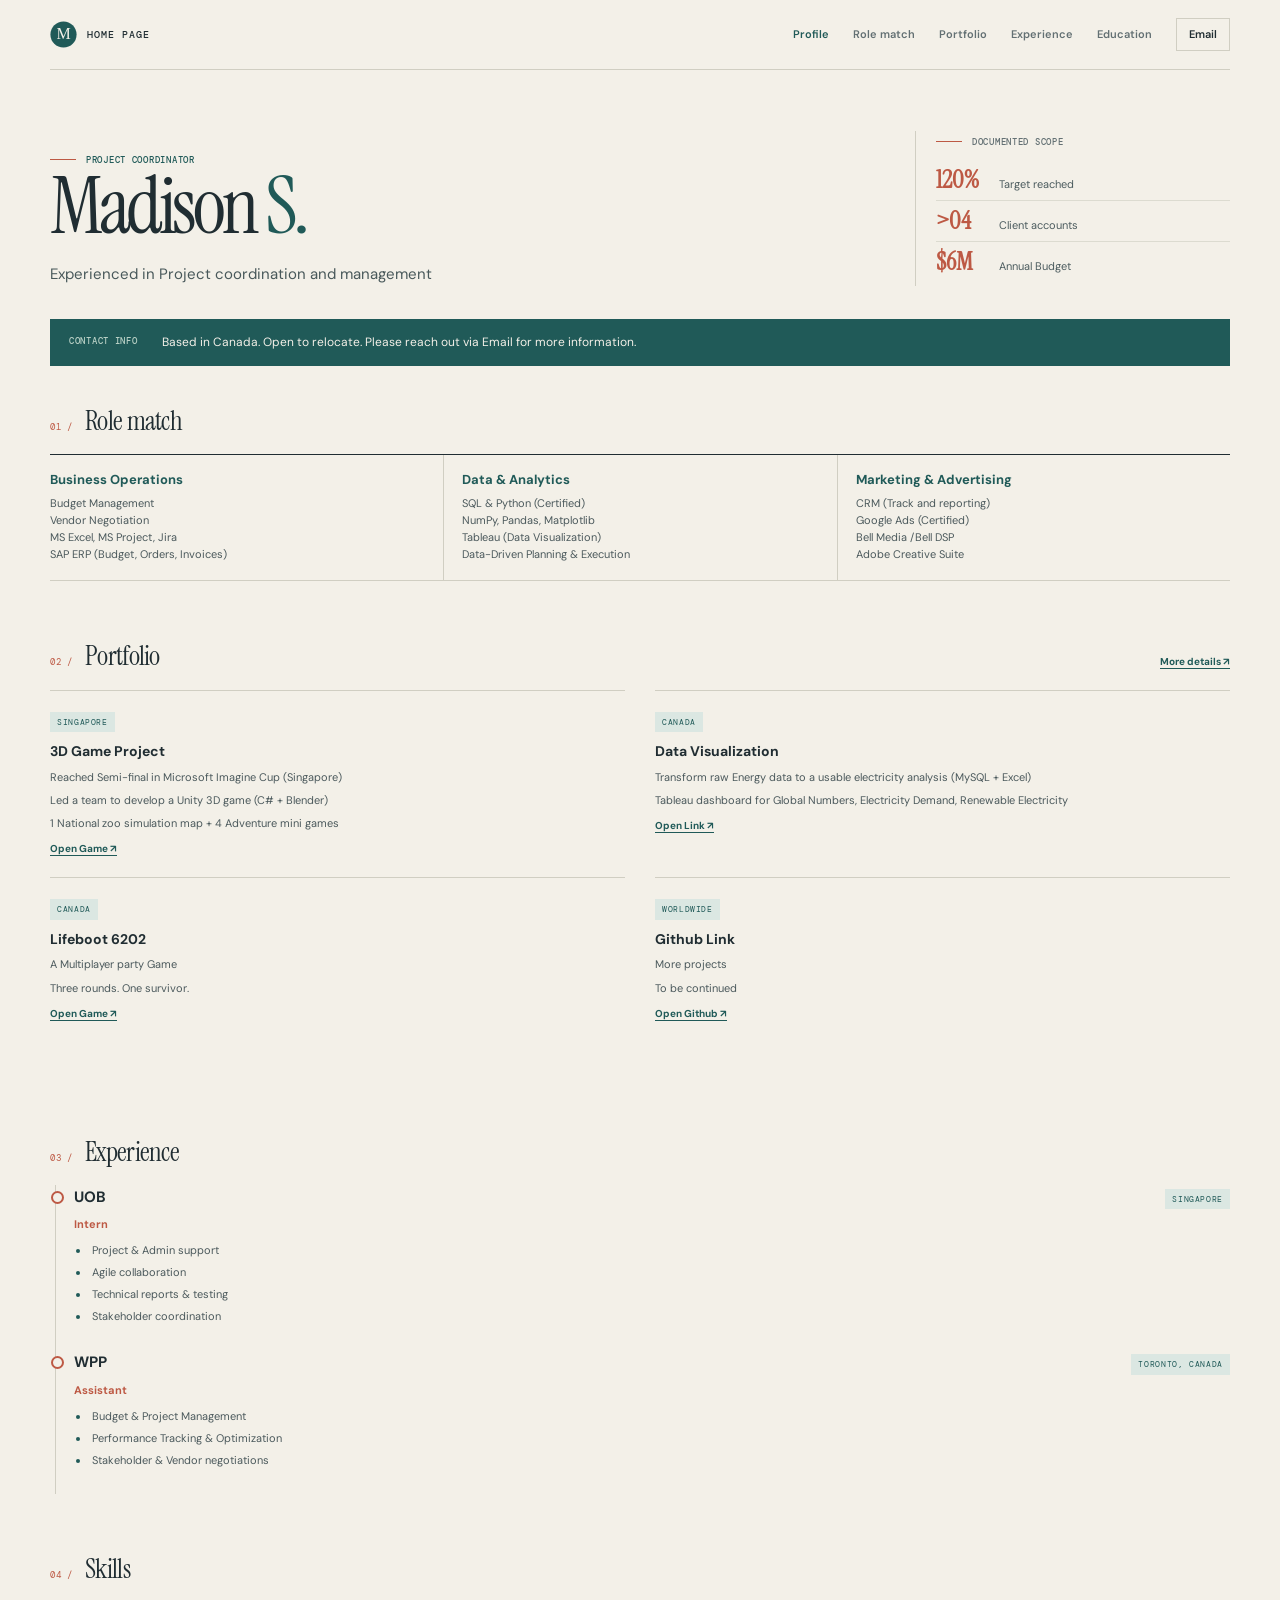
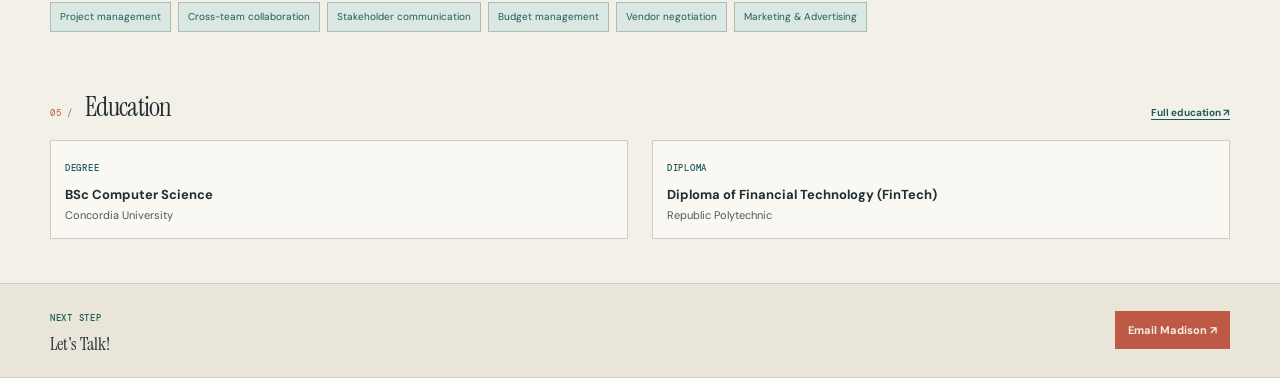
<file: index.html>
<!doctype html>
<html lang="en">
  <head>
    <meta charset="utf-8">
    <meta name="viewport" content="width=device-width, initial-scale=1">
    <meta name="description" content="Profile">
    <title>Madison S. — Project Coordinator </title>
    <link rel="icon" href="images/monogram.svg" type="image/svg+xml">
    <link rel="stylesheet" href="style.css">
    <script src="script.js" defer></script>
  </head>
  <body>
    <header class="site-header shell">
      <a class="brand" href="index.html" aria-label="Madison S. home">
        <img src="images/monogram.svg" alt="">
        <span>Home Page</span>
      </a>
      <button class="menu-toggle" type="button" aria-expanded="false" aria-controls="site-nav">Menu</button>
      <nav class="site-nav" id="site-nav" aria-label="Main navigation">
        <a href="index.html" data-page="index.html">Profile</a>
        <a href="RoleMatch.html" data-page="RoleMatch.html">Role match</a>
        <a href="Evidence.html" data-page="Evidence.html">Portfolio</a>
        <a href="Experience.html" data-page="Experience.html">Experience</a>
        <a href="Education.html" data-page="Education.html">Education</a>
        <a class="nav-email" href="mailto:madison9z@outlook.com">Email</a>
      </nav>
    </header>

    <main>
      <section class="hero shell">
        <div class="hero-copy">
          <p class="eyebrow">Project Coordinator</p>
          <h1>Madison   <span>  S.</span></h1>
          <p class="intro">Experienced in Project coordination and management</p>
        </div>
        <div class="facts" aria-label="Profile highlights">
          <p class="eyebrow">Documented scope</p>
          <div class="fact"><strong>120%</strong><span>Target reached</span></div>
          <div class="fact"><strong>>04</strong><span>Client accounts</span></div>
          <div class="fact"><strong>$6M</strong><span>Annual Budget</span></div>
        </div>
      </section>

      <section class="quick-read shell" aria-label="Quick profile">
        <span class="eyebrow">Contact Info</span>
        <p>Based in Canada. Open to relocate. Please reach out via Email for more information.</p>
      </section>

      <section class="shell section" aria-labelledby="match-title">
        <div class="section-heading">
          <span class="number">01 /</span>
          <h2 id="match-title">Role match</h2>
          <!-- <span class="section-note">Three capability areas</span> -->
          <!-- <a class="section-link" href="RoleMatch.html">More details ↗</a> -->
        </div>
        <div class="match-grid">
          <article>
            <h3>Business Operations</h3>
            <p>Budget Management <br>
                Vendor Negotiation <br>
                MS Excel, MS Project, Jira <br>
                SAP ERP (Budget, Orders, Invoices)</p>
            <!-- <a href="RoleMatch.html">See more role match ↗</a> -->
          </article>
          <article>
            <h3>Data & Analytics</h3>
            <p>
                SQL & Python (Certified) <br>
                NumPy, Pandas, Matplotlib <br>
                Tableau (Data Visualization) <br>
                Data-Driven Planning & Execution
            </p> 
            <!-- <a href="RoleMatch.html">See more role match ↗</a> -->
          </article>
          <article>
            <h3>Marketing & Advertising</h3>
            <p>
              CRM (Track and reporting) <br>
              Google Ads (Certified) <br>
              Bell Media /Bell DSP <br>
              Adobe Creative Suite <br>
            </p>
            <!-- <a href="RoleMatch.html">See more role match ↗</a> --> 
          </article>
        </div>
      </section>

      <section class="shell section evidence" aria-labelledby="evidence-title">
        <div class="section-heading">
          <span class="number">02 /</span>
          <h2 id="evidence-title">Portfolio</h2>
          
          <a class="section-link" href="Evidence.html">More details ↗</a> 
        </div>
        <div class="evidence-grid">
          <article class="evidence-card">
            <span class="tag"> Singapore</span>
            <h3>3D Game Project</h3>
            <p>Reached Semi-final in Microsoft Imagine Cup (Singapore) </p>
            <p>Led a team to develop a Unity 3D game (C# + Blender) </p>
            <p>1 National zoo simulation map + 4 Adventure mini games</p>
            <a href="https://gamejolt.com/games/go-ezoo/174179" target="_blank" rel="noreferrer">Open Game ↗</a>
          </article>
          <article class="evidence-card">
            <span class="tag">Canada</span>
            <h3>Data Visualization</h3>
            <p>Transform raw Energy data to a usable electricity analysis (MySQL + Excel)</p>
            <p>Tableau dashboard for Global Numbers, Electricity Demand, Renewable Electricity</p>
            <a href="https://madi999999.github.io/" target="_blank" rel="noreferrer">Open Link ↗</a>
          </article>
          <article class="evidence-card">
            <span class="tag">Canada</span>
            <h3>Lifeboot 6202</h3>
            <p>A Multiplayer party Game</p> 
            <p>Three rounds. One survivor. </p>
            <a href="https://lifeboat2026.netlify.app" target="_blank" rel="noreferrer">Open Game ↗</a>
          </article>
          <article class="evidence-card">
            <span class="tag">Worldwide</span>
            <h3>Github Link</h3>
            <p>More projects</p> 
            <p>To be continued</p> 
            <a href="https://github.com/madi999999?tab=repositories" target="_blank" rel="noreferrer">Open Github ↗</a>
          </article>

        </div>
      </section>

      <section class="shell section" aria-labelledby="experience-title">
        <div class="section-heading">
          <span class="number">03 /</span>
          <h2 id="experience-title">Experience</h2>
          <!-- <a class="section-link" href="Experience.html">Full experience ↗</a>
          -->
          
        </div>
        <div class="timeline">
          <article class="role">
            <div class="role-heading">
              <h3>UOB</h3>
              <span class="tag">Singapore</span>
            </div>
            <p class="role-title">Intern</p>
            <ul>
              <li>Project & Admin support</li>
              <li>Agile collaboration</li>
              <li>Technical reports & testing</li>
              <li>Stakeholder coordination</li>
            </ul>
          </article>
          <article class="role">
            <div class="role-heading">
              <h3>WPP</h3>
              <span class="tag">Toronto, Canada</span>
            </div>
            <p class="role-title">Assistant</p>
            <ul>
              <li>Budget & Project Management </li>
              <li>Performance Tracking & Optimization</li>
              <li>Stakeholder & Vendor negotiations</li>
            </ul>
          </article>
        </div>
      </section>

      <section class="shell section" aria-labelledby="skills-title">
        <div class="section-heading">
          <span class="number">04 /</span>
          <h2 id="skills-title">Skills</h2>
          <!--
          <a class="section-link" href="Experience.html">Core skills ↗</a>  -->
        </div>
        <div class="skills">
          <span>Project management</span>
          <span>Cross-team collaboration</span>
          <span>Stakeholder communication</span>
          <span>Budget management</span>
          <span>Vendor negotiation</span>
          <span>Marketing & Advertising</span>
        </div>
      </section>

      <section class="shell section" aria-labelledby="education-title">
        <div class="section-heading">
          <span class="number">05 /</span>
          <h2 id="education-title">Education</h2>
          <a class="section-link" href="Education.html">Full education ↗</a>
        </div>
        <div class="education-list">
          <article>
            <span class="eyebrow">Degree</span>
            <h3>BSc Computer Science</h3>
            <p>Concordia University</p>
          </article>
          <article>
            <span class="eyebrow">Diploma</span>
            <h3>Diploma of Financial Technology (FinTech)</h3>
            <p>Republic Polytechnic</p>
          </article>
        </div>
      </section>
    
    <section><br></section>
    <!--
      <section class="shell section portfolio-section" aria-labelledby="portfolio-title">
        <div class="section-heading">
          <span class="number">Links /</span>
          <h2 id="portfolio-title">Portfolio links</h2>
        </div>
        <div class="portfolio-links">
          <a href="https://gamejolt.com/games/go-ezoo/174179" target="_blank" rel="noreferrer">Open 3D game ↗</a>
          <a href="https://lifeboat2026.netlify.app" target="_blank" rel="noreferrer">Open Multiplayer game ↗</a>
          <a href="https://madi999999.github.io/" target="_blank" rel="noreferrer">Open data portfolio ↗</a>
          <a href="https://github.com/madi999999" target="_blank" rel="noreferrer">Open Github ↗</a>
        </div>
      </section>
    -->

    </main>

    <footer class="site-footer">
      <div class="shell footer-inner">
        <div>
          <span class="eyebrow">Next step</span>
          <p>Let's Talk!</p>
        </div>
        <a class="email-button" href="mailto:madison9z@outlook.com">Email Madison ↗</a>
      </div>
    </footer>
  </body>
</html>
</file>
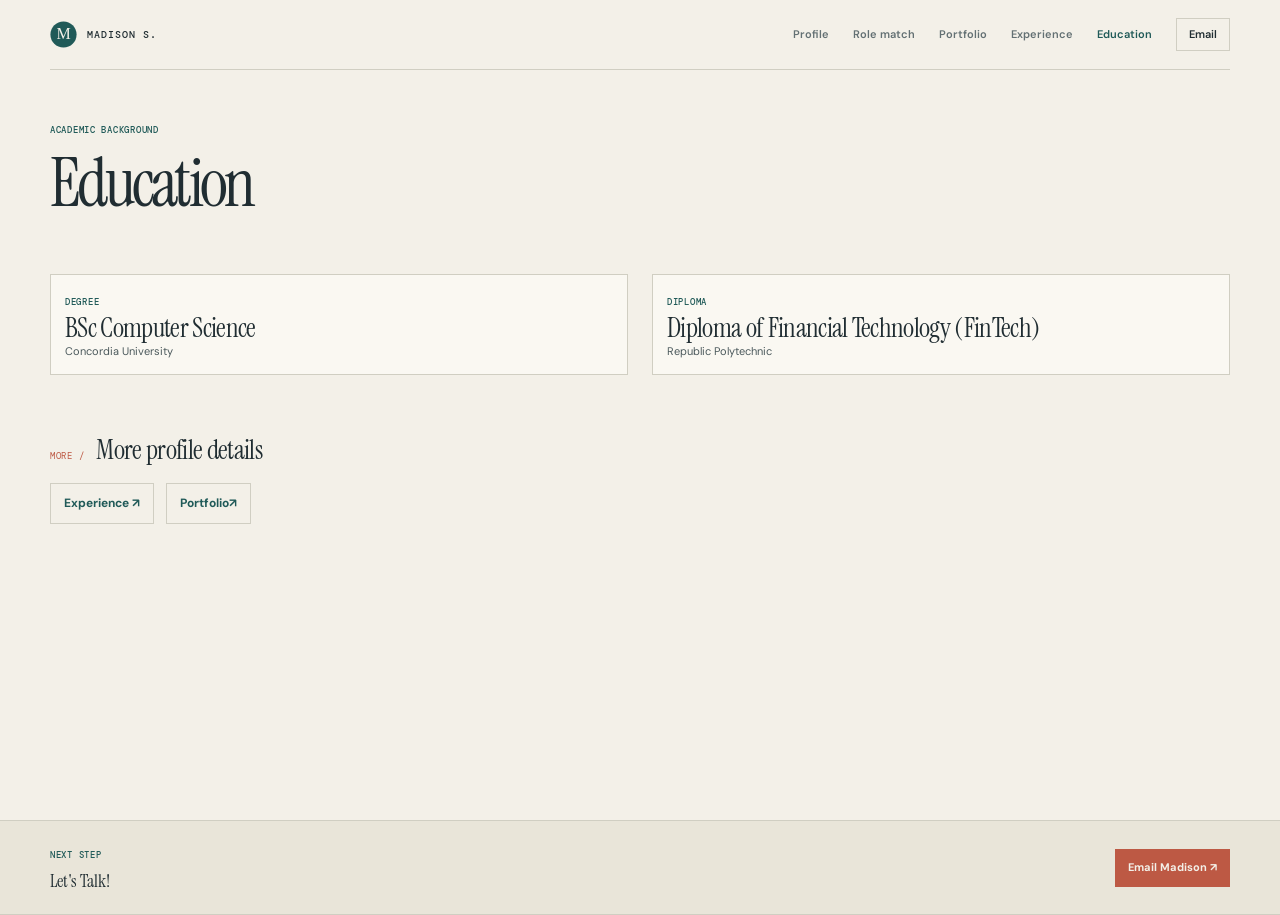
<file: Education.html>
<!doctype html>
<html lang="en">
  <head>
    <meta charset="utf-8">
    <meta name="viewport" content="width=device-width, initial-scale=1">
    <meta name="description" content="Education background for Madison S.">
    <title>Education — Madison S.</title>
    <link rel="icon" href="images/monogram.svg" type="image/svg+xml">
    <link rel="stylesheet" href="style.css">
    <script src="script.js" defer></script>
  </head>
  <body>
    <header class="site-header shell">
      <a class="brand" href="index.html" aria-label="Madison S. home"><img src="images/monogram.svg" alt=""><span>Madison S.</span></a>
      <button class="menu-toggle" type="button" aria-expanded="false" aria-controls="site-nav">Menu</button>
      <nav class="site-nav" id="site-nav" aria-label="Main navigation">
        <a href="index.html" data-page="index.html">Profile</a>
        <a href="RoleMatch.html" data-page="RoleMatch.html">Role match</a>
        <a href="Evidence.html" data-page="Evidence.html">Portfolio</a>
        <a href="Experience.html" data-page="Experience.html">Experience</a>
        <a href="Education.html" data-page="Education.html">Education</a>
        <a class="nav-email" href="mailto:madison9z@outlook.com">Email</a>
      </nav>
    </header>
    <main class="shell detail-page">
      <header class="detail-hero">
        <p class="eyebrow">Academic background</p>
        <h1>Education</h1>
        <!-- <p class="intro">Two credentials.</p> -->
         
      </header>
      <section class="section">
        <div class="education-list">
          <article>
            <span class="eyebrow">Degree</span>
            <h2>BSc Computer Science</h2>
            <p>Concordia University</p>
          </article>
          <article>
            <span class="eyebrow">Diploma</span>
            <h2>Diploma of Financial Technology (FinTech)</h2>
            <p>Republic Polytechnic</p>
          </article>
        </div>
      </section>
      <section class="section">
        <div class="section-heading"><span class="number">More /</span><h2>More profile details</h2></div>
        <div class="page-links">
          <a href="Experience.html">Experience ↗</a>
          <a href="Evidence.html">Portfolio↗</a>
        </div>
      </section>
    </main>
    <footer class="site-footer"><div class="shell footer-inner"><div><span class="eyebrow">Next step</span><p>Let's Talk!</p></div><a class="email-button" href="mailto:madison9z@outlook.com">Email Madison ↗</a></div></footer>
  </body>
</html>
</file>
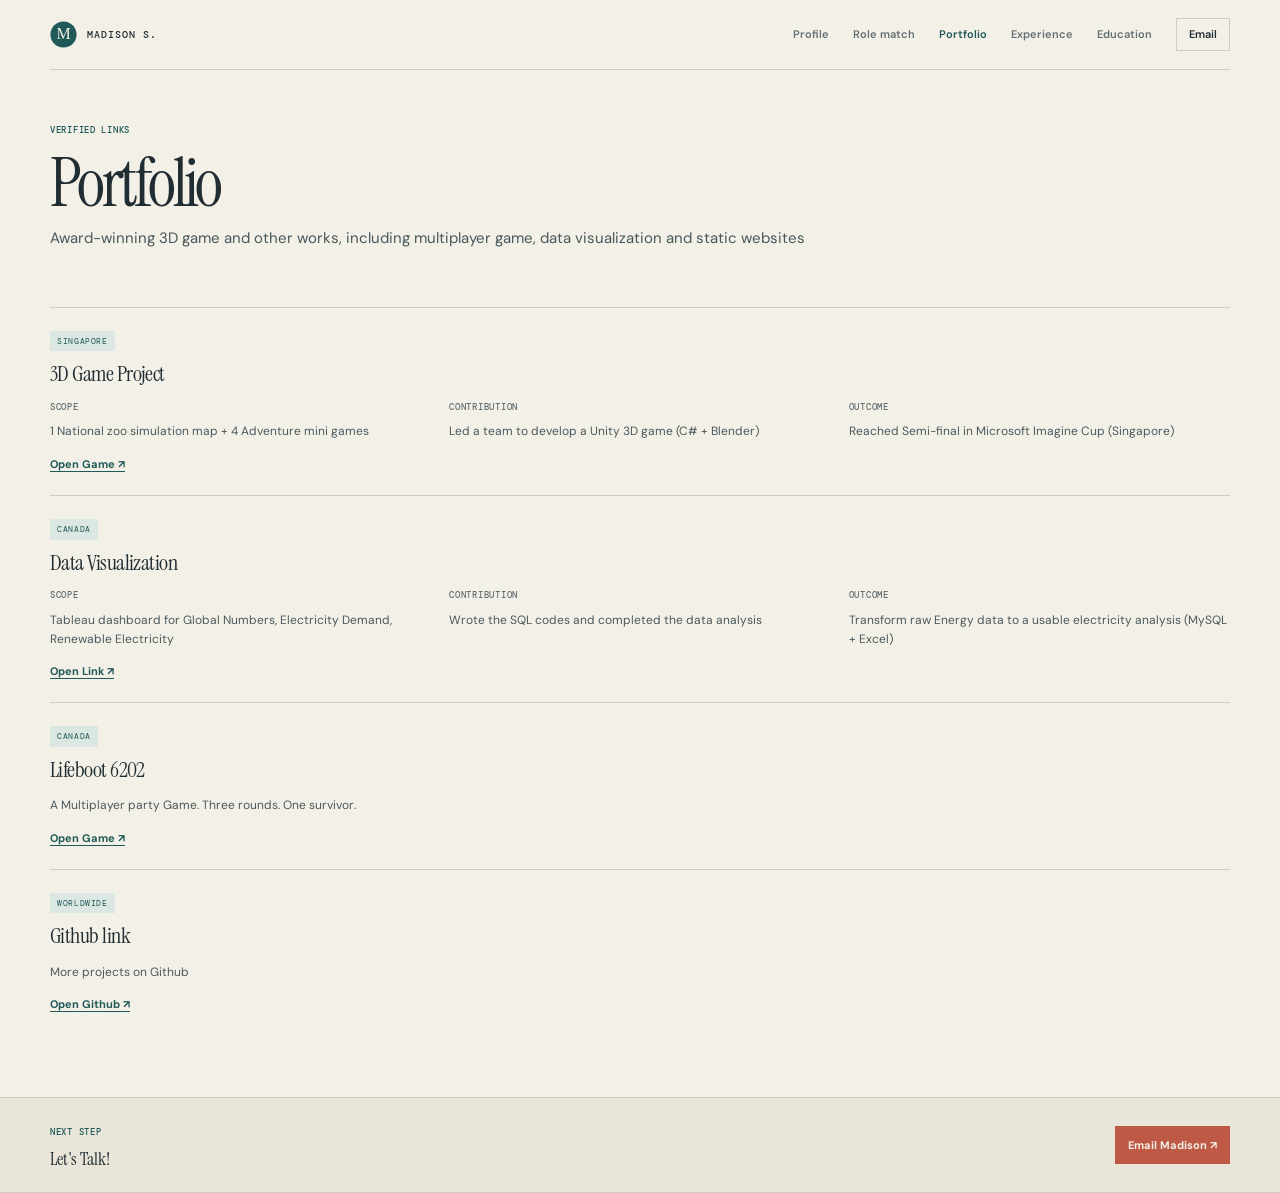
<file: Evidence.html>
<!doctype html>
<html lang="en">
  <head>
    <meta charset="utf-8">
    <meta name="viewport" content="width=device-width, initial-scale=1">
    <meta name="description" content="Selected project evidence and public portfolio links for Madison S.">
    <title>Portfolio — Madison S.</title>
    <link rel="icon" href="images/monogram.svg" type="image/svg+xml">
    <link rel="stylesheet" href="style.css">
    <script src="script.js" defer></script>
  </head>
  <body>
    <header class="site-header shell">
      <a class="brand" href="index.html" aria-label="Madison S. home"><img src="images/monogram.svg" alt=""><span>Madison S. </span></a>
      <button class="menu-toggle" type="button" aria-expanded="false" aria-controls="site-nav">Menu</button>
      <nav class="site-nav" id="site-nav" aria-label="Main navigation">
        <a href="index.html" data-page="index.html">Profile</a>
        <a href="RoleMatch.html" data-page="RoleMatch.html">Role match</a>
        <a href="Evidence.html" data-page="Evidence.html">Portfolio</a>
        <a href="Experience.html" data-page="Experience.html">Experience</a>
        <a href="Education.html" data-page="Education.html">Education</a>
        <a class="nav-email" href="mailto:madison9z@outlook.com">Email</a>
      </nav>
    </header>
    <main class="shell detail-page">
      <header class="detail-hero">
        <p class="eyebrow">Verified links</p>
        <h1>Portfolio</h1>
        <p class="intro">Award-winning 3D game and other works, including multiplayer game, data visualization and static websites</p>
      </header>
      <section class="section project-list" aria-label="Selected evidence">
        <article class="project-card" id="uob">
          <span class="tag">Singapore</span>
          <h2>3D Game Project</h2>
          <div class="project-columns">
            <div><span class="eyebrow">Scope</span><p>1 National zoo simulation map + 4 Adventure mini games</p></div>
            <div><span class="eyebrow">Contribution</span><p>Led a team to develop a Unity 3D game (C# + Blender)</p></div>
            <div><span class="eyebrow">Outcome</span><p>Reached Semi-final in Microsoft Imagine Cup (Singapore)</p></div>
          </div>
          <a href="https://gamejolt.com/games/go-ezoo/174179" target="_blank" rel="noreferrer">Open Game ↗</a>
        </article>
        <article class="project-card" id="accounts">
          <span class="tag">Canada</span>
          <h2>Data Visualization</h2>
          <div class="project-columns">
            <div><span class="eyebrow">Scope</span><p>Tableau dashboard for Global Numbers, Electricity Demand, Renewable Electricity</p></div>
            <div><span class="eyebrow">Contribution</span><p>Wrote the SQL codes and completed the data analysis </p></div>
            <div><span class="eyebrow">Outcome</span><p>Transform raw Energy data to a usable electricity analysis (MySQL + Excel)</p></div>
          </div>
          <a href="https://madi999999.github.io/" target="_blank" rel="noreferrer">Open Link ↗</a>
        </article>
        <article class="project-card">
          <span class="tag">Canada</span>
          <h2>Lifeboot 6202</h2>
          <p>A Multiplayer party Game. Three rounds. One survivor.</p>
          <a href="https://lifeboat2026.netlify.app" target="_blank" rel="noreferrer">Open Game ↗</a>
        </article>
        <article class="project-card">
          <span class="tag">Worldwide</span>
          <h2>Github link</h2>
          <p>More projects on Github</p>
          <a href="https://github.com/madi999999?tab=repositories" target="_blank" rel="noreferrer">Open Github ↗</a>
        </article>
      </section>
    </main>
    <footer class="site-footer"><div class="shell footer-inner"><div><span class="eyebrow">Next step</span><p>Let's Talk!</p></div><a class="email-button" href="mailto:madison9z@outlook.com">Email Madison ↗</a></div></footer>
  </body>
</html>
</file>
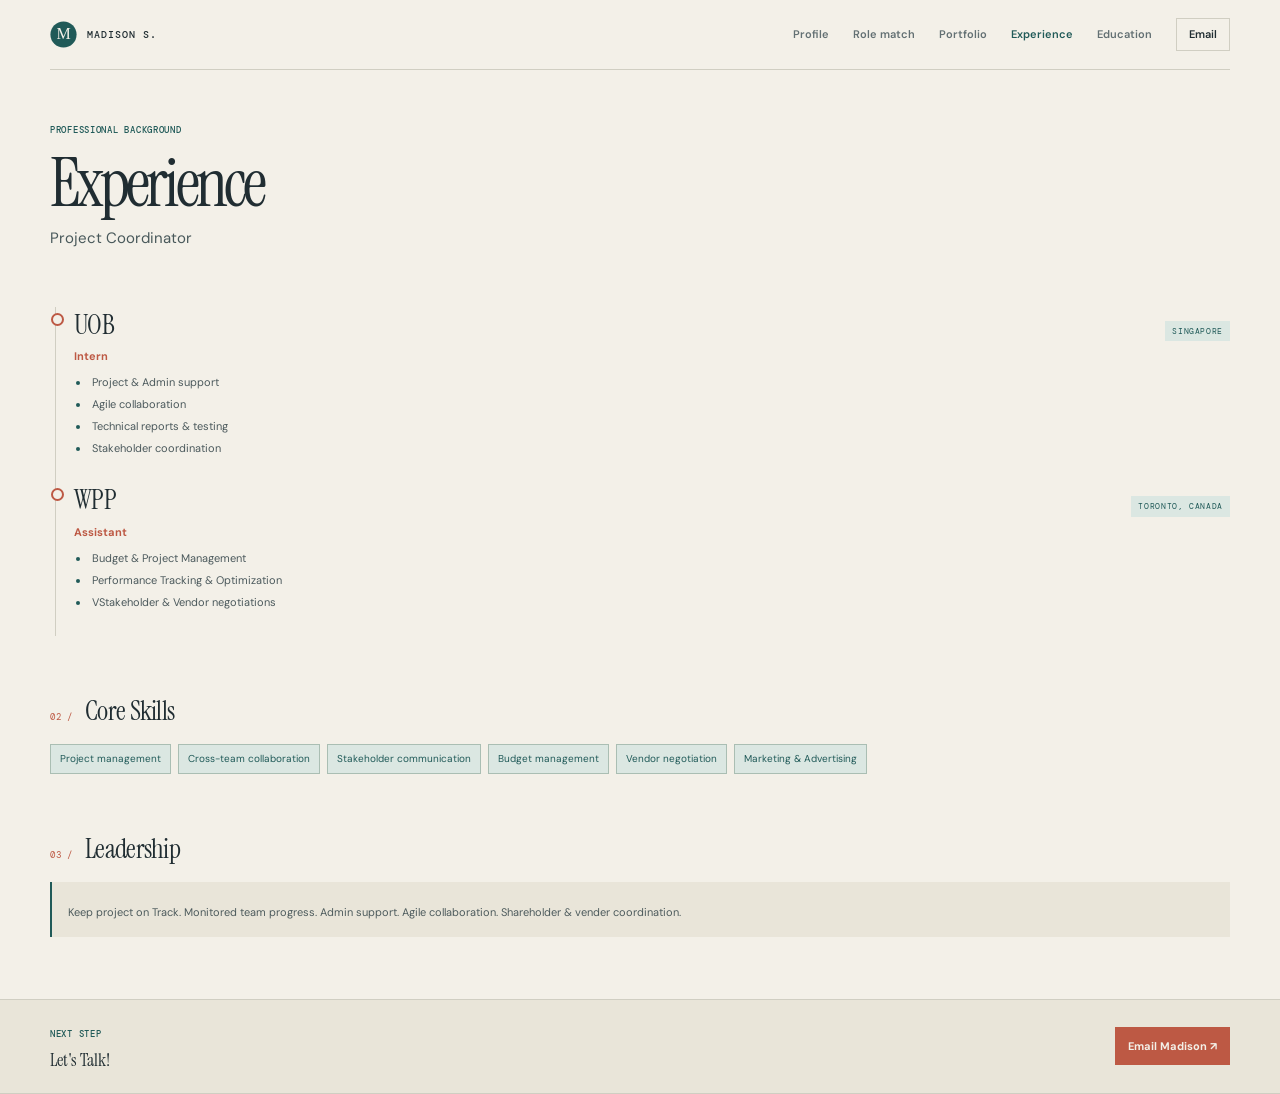
<file: Experience.html>
<!doctype html>
<html lang="en">
  <head>
    <meta charset="utf-8">
    <meta name="viewport" content="width=device-width, initial-scale=1">
    <meta name="description" content="Professional experience and skills for Madison S.">
    <title>Experience — Madison S.</title>
    <link rel="icon" href="images/monogram.svg" type="image/svg+xml">
    <link rel="stylesheet" href="style.css">
    <script src="script.js" defer></script>
  </head>
  <body>
    <header class="site-header shell">
      <a class="brand" href="index.html" aria-label="Madison S. home"><img src="images/monogram.svg" alt=""><span>Madison S.</span></a>
      <button class="menu-toggle" type="button" aria-expanded="false" aria-controls="site-nav">Menu</button>
      <nav class="site-nav" id="site-nav" aria-label="Main navigation">
        <a href="index.html" data-page="index.html">Profile</a>
        <a href="RoleMatch.html" data-page="RoleMatch.html">Role match</a>
        <a href="Evidence.html" data-page="Evidence.html">Portfolio</a>
        <a href="Experience.html" data-page="Experience.html">Experience</a>
        <a href="Education.html" data-page="Education.html">Education</a>
        <a class="nav-email" href="mailto:madison9z@outlook.com">Email</a>
      </nav>
    </header>
    <main class="shell detail-page">
      <header class="detail-hero">
        <p class="eyebrow">Professional background</p>
        <h1>Experience</h1>
        <p class="intro">Project Coordinator</p>
      </header>
      <section class="section" aria-label="Work experience">
        <div class="timeline">
          <article class="role">
            <div class="role-heading"><h2>UOB</h2><span class="tag">Singapore</span></div>
            <p class="role-title">Intern</p>
            <ul>
              <li>Project & Admin support</li>
              <li>Agile collaboration</li>
              <li>Technical reports & testing</li>
              <li>Stakeholder coordination</li>
            </ul>
          </article>
          <article class="role">
            <div class="role-heading"><h2>WPP</h2><span class="tag">Toronto, Canada</span></div>
            <p class="role-title">Assistant</p>
            <ul>
              <li>Budget & Project Management</li>
              <li>Performance Tracking & Optimization</li>
              <li>VStakeholder & Vendor negotiations</li>
            </ul>
          </article>
        </div>
      </section>
      <section class="section">
        <div class="section-heading"><span class="number">02 /</span><h2>Core Skills</h2></div>
        <div class="skills">
          <span>Project management</span><span>Cross-team collaboration</span><span>Stakeholder communication</span><span>Budget management</span><span>Vendor negotiation</span><span>Marketing & Advertising</span>
        </div>
      </section>
      <section class="section">
        <div class="section-heading"><span class="number">03 /</span><h2>Leadership</h2></div>
        <aside class="scope-note"><p>Keep project on Track. Monitored team progress. Admin support. Agile collaboration. Shareholder & vender coordination.</p></aside>
      </section>
    </main>
    <footer class="site-footer"><div class="shell footer-inner"><div><span class="eyebrow">Next step</span><p>Let's Talk!</p></div><a class="email-button" href="mailto:madison9z@outlook.com">Email Madison ↗</a></div></footer>
  </body>
</html>
</file>
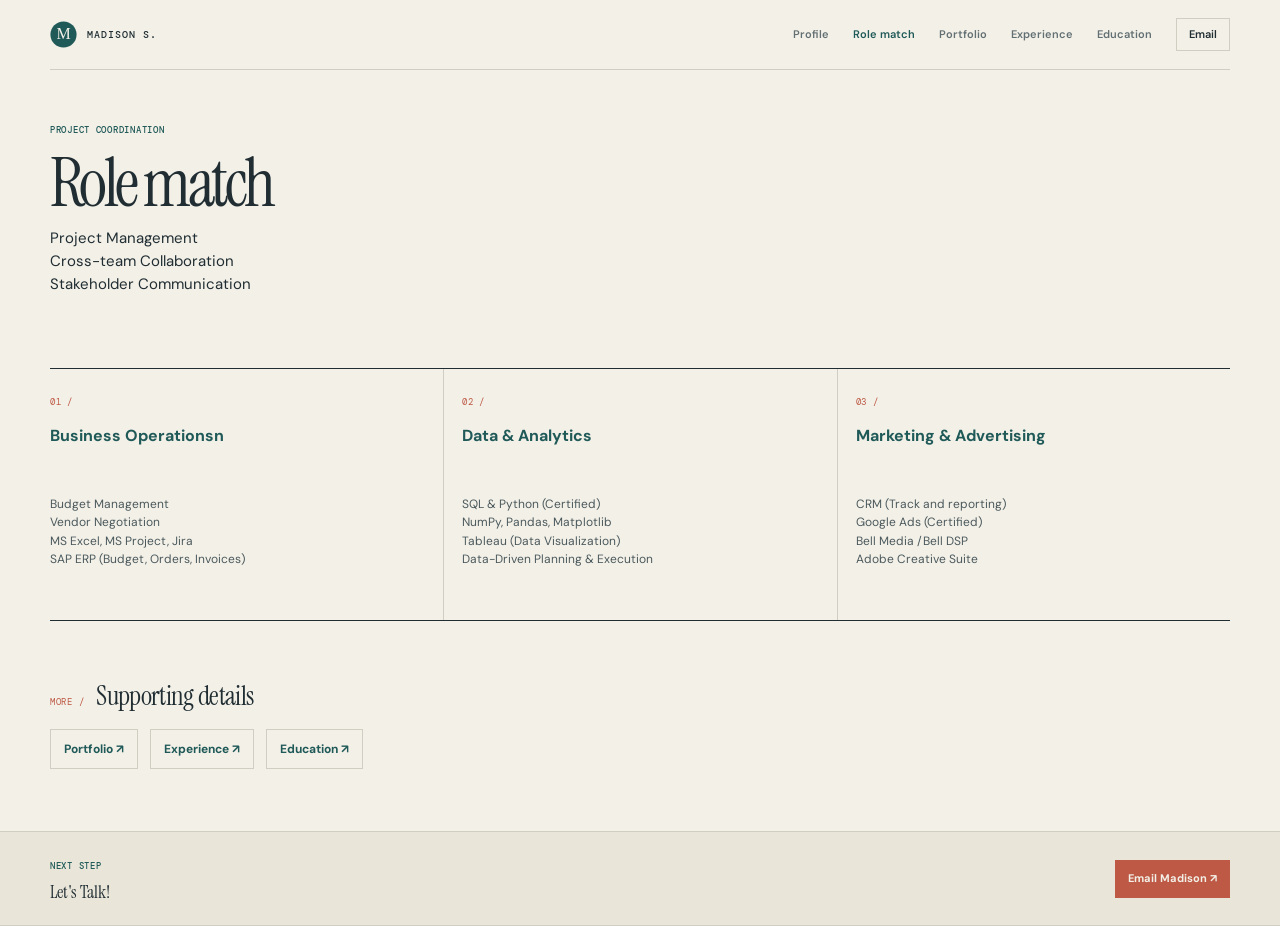
<file: RoleMatch.html>
<!doctype html>
<html lang="en">
  <head>
    <meta charset="utf-8">
    <meta name="viewport" content="width=device-width, initial-scale=1">
    <meta name="description" content="Project Coordinator role match and verified evidence for Madison S.">
    <title>Role Match — Madison S.</title>
    <link rel="icon" href="images/monogram.svg" type="image/svg+xml">
    <link rel="stylesheet" href="style.css">
    <script src="script.js" defer></script>
  </head>
  <body>
    <header class="site-header shell">
      <a class="brand" href="index.html" aria-label="Madison S. home"><img src="images/monogram.svg" alt=""><span>Madison S.</span></a>
      <button class="menu-toggle" type="button" aria-expanded="false" aria-controls="site-nav">Menu</button>
      <nav class="site-nav" id="site-nav" aria-label="Main navigation">
        <a href="index.html" data-page="index.html">Profile</a>
        <a href="RoleMatch.html" data-page="RoleMatch.html">Role match</a>
        <a href="Evidence.html" data-page="Evidence.html">Portfolio</a>
        <a href="Experience.html" data-page="Experience.html">Experience</a>
        <a href="Education.html" data-page="Education.html">Education</a>
        <a class="nav-email" href="mailto:madison9z@outlook.com">Email</a>
      </nav>
    </header>
    <main class="shell detail-page">
      <header class="detail-hero">
        <p class="eyebrow">Project coordination</p>
        <h1>Role match</h1>
        <p class="intro">
            <p>
              Project Management <br> 
              Cross-team Collaboration <br>
              Stakeholder Communication</p></p>
      </header>

      <section class="section" aria-label="Role alignment">
        <div class="capability-grid">
          <article>
            <span class="number">01 /</span>
            <h2>Business Operationsn</h2>
            <p>Budget Management <br>
                Vendor Negotiation <br>
                MS Excel, MS Project, Jira <br>
                SAP ERP (Budget, Orders, Invoices) </p>
            <p><br></p>
            <!-- <a href="Evidence.html#uob">See UOB experience ↗</a> -->
            
          </article>
          <article>
            <span class="number">02 /</span>
            <h2>Data & Analytics</h2>
            <p> 
                SQL & Python (Certified) <br>
                NumPy, Pandas, Matplotlib <br>
                Tableau (Data Visualization) <br>
              Data-Driven Planning & Execution</p>
              <p><br></p>
          </article>
          <article>
            <span class="number">03 /</span>
            <h2>Marketing & Advertising</h2>
            <p>            
              CRM (Track and reporting) <br>
              Google Ads (Certified) <br>
              Bell Media /Bell DSP <br>
              Adobe Creative Suite <br>
            </p>
            <p><br></p>
          </article>
        </div>
      </section>
      <section class="section">
        <div class="section-heading"><span class="number">More /</span><h2>Supporting details</h2></div>
        <div class="page-links">
          <a href="Evidence.html">Portfolio ↗</a>
          <a href="Experience.html">Experience ↗</a>
          <a href="Education.html">Education ↗</a>
        </div>
      </section>
    </main>
    <footer class="site-footer"><div class="shell footer-inner"><div><span class="eyebrow">Next step</span><p>Let's Talk!</p></div><a class="email-button" href="mailto:madison9z@outlook.com">Email Madison ↗</a></div></footer>
  </body>
</html>
</file>
<file: style.css>
@import url("https://fonts.googleapis.com/css2?family=DM+Mono:wght@400;500&family=DM+Sans:wght@400;500;600;700&family=Instrument+Serif:ital@0;1&display=swap");

:root {
  color-scheme: light;
  --paper: #f3f0e8;
  --wash: #faf8f2;
  --sand: #e9e5d9;
  --ink: #202d32;
  --muted: #637073;
  --line: #d0cec2;
  --teal: #205a58;
  --teal-pale: #dbe7e2;
  --coral: #bd5944;
  --sans: "DM Sans", Arial, sans-serif;
  --serif: "Instrument Serif", Georgia, serif;
  --mono: "DM Mono", monospace;
}

* { box-sizing: border-box; }
html { scroll-behavior: smooth; }
body { margin: 0; background: var(--paper); color: var(--ink); font: 15px/1.55 var(--sans); }
a { color: inherit; }
button { font: inherit; }
a:focus-visible, button:focus-visible { outline: 3px solid var(--coral); outline-offset: 3px; }
.shell { width: min(1180px, calc(100% - 64px)); margin-inline: auto; }
.eyebrow, .number, .tag { font-family: var(--mono); letter-spacing: .08em; text-transform: uppercase; }
.eyebrow, .number { font-size: 9px; }

.site-header {
  position: relative;
  min-height: 70px;
  display: flex;
  align-items: center;
  justify-content: space-between;
  gap: 20px;
  border-bottom: 1px solid var(--line);
}
.brand { display: inline-flex; align-items: center; gap: 10px; text-decoration: none; font: 500 10px var(--mono); letter-spacing: .1em; text-transform: uppercase; }
.brand img { width: 27px; height: 27px; }
.site-nav { display: flex; align-items: center; gap: 24px; }
.site-nav a { color: var(--muted); text-decoration: none; font-size: 11px; font-weight: 600; }
.site-nav a:hover, .site-nav a[aria-current="page"] { color: var(--teal); }
.site-nav .nav-email { padding: 7px 12px; border: 1px solid var(--line); color: var(--ink); }
.menu-toggle { display: none; }

.hero { display: grid; grid-template-columns: minmax(0, 1fr) 315px; gap: 55px; align-items: end; padding-block: 61px 33px; }
.eyebrow { margin: 0; color: var(--teal); font-weight: 500; }
.hero .eyebrow::before { content: ""; display: inline-block; width: 26px; height: 1px; margin: 0 10px 3px 0; background: var(--coral); }
h1, h2, h3, p { margin-top: 0; }
h1 { margin-bottom: 0; font: 500 clamp(48px, 6.7vw, 80px)/.98 var(--serif); letter-spacing: -.055em; }
h1 span { color: var(--teal); }
.intro { margin: 17px 0 0; color: #48585a; font-size: 15px; }
.facts { padding: 5px 0 4px 20px; border-left: 1px solid var(--line); }
.facts > .eyebrow { margin-bottom: 10px; color: var(--muted); }
.fact { display: flex; align-items: baseline; gap: 10px; padding: 7px 0; border-bottom: 1px solid #dcdbd0; }
.fact:last-child { border: 0; }
.fact strong { min-width: 53px; color: var(--coral); font: 600 25px/1 var(--serif); }
.fact span { color: #4b5b5e; font-size: 11px; }

.quick-read { display: flex; align-items: center; gap: 24px; padding: 14px 19px; color: var(--paper); background: var(--teal); }
.quick-read .eyebrow { color: #b8d0c5; white-space: nowrap; }
.quick-read p { margin: 0; font-size: 12px; }
.section { padding-block: 39px 20px; }
.section-heading { display: flex; align-items: baseline; gap: 12px; margin-bottom: 18px; }
.number { color: var(--coral); white-space: nowrap; }
h2 { margin-bottom: 0; font: 500 27px/1.15 var(--serif); letter-spacing: -.025em; }
.section-note, .section-link { margin-left: auto; color: var(--muted); font-size: 10px; }
.section-link { color: var(--teal); font-weight: 700; text-underline-offset: 3px; }

.match-grid { display: grid; grid-template-columns: repeat(3, 1fr); border-top: 1px solid var(--ink); border-bottom: 1px solid var(--line); }
.match-grid article { padding: 16px 18px 17px 0; }
.match-grid article + article { padding-left: 18px; border-left: 1px solid var(--line); }
h3 { margin-bottom: 7px; font-size: 13px; line-height: 1.35; }
.match-grid h3 { color: var(--teal); }
.match-grid p, .evidence-card p, .role li, .education-list p { margin-bottom: 0; color: #4b595c; font-size: 11px; }
.match-grid a, .evidence-card a, .portfolio-links a { display: inline-block; margin-top: 9px; color: var(--teal); font-size: 10px; font-weight: 700; text-underline-offset: 3px; }

.evidence { padding-bottom: 55px; }
.evidence-grid { display: grid; grid-template-columns: repeat(2, minmax(0, 1fr)); gap: 0 30px; }
.evidence-card { min-height: 150px; padding: 18px 0; border-top: 1px solid var(--line); }
.tag { display: inline-block; padding: 4px 7px; color: var(--teal); background: var(--teal-pale); font-size: 8px; }
.evidence-card h3 { margin: 10px 0 8px; font-size: 14px; }
.evidence-card p + p { margin-top: 6px; }

.about-page { padding-block: 56px 40px; }
.about-hero { padding-bottom: 25px; }
.about-hero h1 { margin-top: 12px; font-size: clamp(44px, 6vw, 68px); }
.about-hero .intro { margin-top: 10px; }
.about-page .section { padding-block: 26px; }
.about-page .section-heading { padding-bottom: 12px; border-bottom: 1px solid var(--ink); }
.timeline { margin-left: 5px; padding-left: 18px; border-left: 1px solid var(--line); }
.role { position: relative; padding: 2px 0 25px; }
.role::before { content: ""; position: absolute; left: -23px; top: 6px; width: 9px; height: 9px; border: 2px solid var(--coral); border-radius: 50%; background: var(--paper); }
.role-heading { display: flex; align-items: baseline; justify-content: space-between; gap: 12px; }
.role-heading h3 { margin-bottom: 0; font-size: 15px; }
.role-title { margin: 7px 0 9px; color: var(--coral); font-size: 11px; font-weight: 700; }
.role ul { display: grid; gap: 5px; margin: 0; padding-left: 16px; }
.role li { padding-left: 2px; }
.role li::marker { color: var(--teal); }
.scope-note { margin-top: 12px; padding: 16px; border-left: 2px solid var(--teal); background: var(--sand); }
.scope-note p { margin: 6px 0 0; color: #4d5b5d; font-size: 11px; }
.skills { display: flex; flex-wrap: wrap; gap: 7px; }
.skills span { padding: 6px 9px; border: 1px solid #aabeb3; background: var(--teal-pale); color: var(--teal); font-size: 10px; }
.education-list { display: grid; grid-template-columns: repeat(2, minmax(0, 1fr)); gap: 24px; }
.education-list article { padding: 14px; border: 1px solid var(--line); background: var(--wash); }
.education-list h3 { margin: 8px 0 4px; }
.portfolio-links { display: flex; flex-wrap: wrap; gap: 16px; }
.portfolio-links a { margin-top: 0; }

.detail-page { min-height: calc(100vh - 150px); padding-block: 54px 42px; }
.detail-hero { padding-bottom: 18px; }
.detail-hero h1 { margin-top: 12px; font-size: clamp(44px, 6vw, 68px); }
.detail-hero .intro { margin-top: 10px; }
.capability-grid { display: grid; grid-template-columns: repeat(3, minmax(0, 1fr)); border-block: 1px solid var(--ink); }
.capability-grid article { padding: 20px 18px 22px 0; }
.capability-grid article + article { padding-left: 18px; border-left: 1px solid var(--line); }
.capability-grid h2 { min-height: 58px; margin: 12px 0; color: var(--teal); font: 700 16px/1.35 var(--sans); letter-spacing: 0; }
.capability-grid p, .project-card p { margin: 5px 0; color: #4b595c; font-size: 12px; }
.capability-grid a, .project-card a { display: inline-block; margin-top: 10px; color: var(--teal); font-size: 11px; font-weight: 700; text-underline-offset: 3px; }
.project-card { padding: 20px 0; border-top: 1px solid var(--line); scroll-margin-top: 20px; }
.project-card h2 { margin: 10px 0 14px; font-size: 22px; }
.project-columns { display: grid; grid-template-columns: repeat(3, minmax(0, 1fr)); gap: 18px; }
.project-columns .eyebrow { display: block; margin-bottom: 8px; color: var(--muted); }
.page-links { display: flex; flex-wrap: wrap; gap: 12px; }
.page-links a { padding: 10px 13px; border: 1px solid var(--line); color: var(--teal); font-size: 12px; font-weight: 700; text-decoration: none; }
.page-links a:hover { background: var(--teal-pale); }

.site-footer { padding: 21px 0; border-block: 1px solid var(--line); background: var(--sand); }
.footer-inner { display: flex; align-items: center; justify-content: space-between; gap: 20px; }
.footer-inner p { margin: 4px 0 0; font: 500 18px var(--serif); }
.email-button { display: inline-flex; min-height: 38px; align-items: center; padding: 0 13px; background: var(--coral); color: var(--paper); text-decoration: none; font-size: 11px; font-weight: 700; }
.email-button:hover { background: #9f4837; }

@media (max-width: 900px) {
  .shell { width: min(calc(100% - 42px), 740px); }
  .hero { grid-template-columns: minmax(0, 1fr) 255px; gap: 28px; }
  .site-nav { gap: 14px; }
}
@media (max-width: 680px) {
  .shell { width: calc(100% - 36px); }
  .site-header { min-height: 61px; }
  .menu-toggle { display: inline-flex; margin-left: auto; padding: 7px 10px; border: 1px solid var(--line); background: transparent; color: var(--ink); font-size: 10px; }
  .site-nav { position: absolute; z-index: 5; top: 61px; right: 18px; left: 18px; display: none; flex-direction: column; align-items: stretch; gap: 0; padding: 6px 12px; border: 1px solid var(--line); background: var(--wash); }
  .site-nav.is-open { display: flex; }
  .site-nav a { padding: 10px 4px; }
  .site-nav .nav-email { padding: 10px 4px; border: 0; }
  .hero { display: block; padding-block: 42px 24px; }
  h1 { font-size: clamp(48px, 13vw, 65px); }
  .intro { font-size: 14px; }
  .facts { margin-top: 22px; padding: 13px 0 0; border-top: 1px solid var(--line); border-left: 0; }
  .fact { display: inline-flex; width: 32%; flex-direction: column; gap: 4px; padding: 5px 7px 2px 0; border: 0; vertical-align: top; }
  .fact strong { font-size: 23px; }
  .fact span { font-size: 9px; }
  .quick-read { display: block; padding: 13px; }
  .quick-read .eyebrow { display: block; margin-bottom: 5px; }
  .quick-read p { font-size: 10px; }
  .section { padding-top: 30px; }
  .section-heading { flex-wrap: wrap; gap: 8px; margin-bottom: 14px; }
  h2 { font-size: 23px; }
  .section-note, .section-link { width: 100%; margin-left: 24px; text-align: left; }
  .match-grid { grid-template-columns: 1fr; }
  .match-grid article { padding: 12px 0; }
  .match-grid article + article { padding-left: 0; border-top: 1px solid var(--line); border-left: 0; }
  .match-grid p { font-size: 10px; }
  .evidence-grid { grid-template-columns: 1fr; }
  .evidence-card { min-height: 0; padding: 16px 0; }
  .about-page { padding-top: 40px; }
  .role-heading { align-items: flex-start; flex-direction: column; gap: 5px; }
  .education-list { grid-template-columns: 1fr; gap: 10px; }
  .capability-grid { grid-template-columns: 1fr; }
  .capability-grid article { padding: 16px 0; }
  .capability-grid article + article { padding-left: 0; border-top: 1px solid var(--line); border-left: 0; }
  .capability-grid h2 { min-height: 0; }
  .project-columns { grid-template-columns: 1fr; gap: 10px; }
  .detail-page { padding-top: 40px; }
  .footer-inner { align-items: flex-start; flex-direction: column; }
  .footer-inner p { font-size: 17px; }
}
@media (max-width: 390px) {
  .shell { width: calc(100% - 30px); }
  .brand { gap: 7px; font-size: 9px; }
  .brand img { width: 24px; height: 24px; }
}
@media (prefers-reduced-motion: reduce) {
  html { scroll-behavior: auto; }
}
</file>
